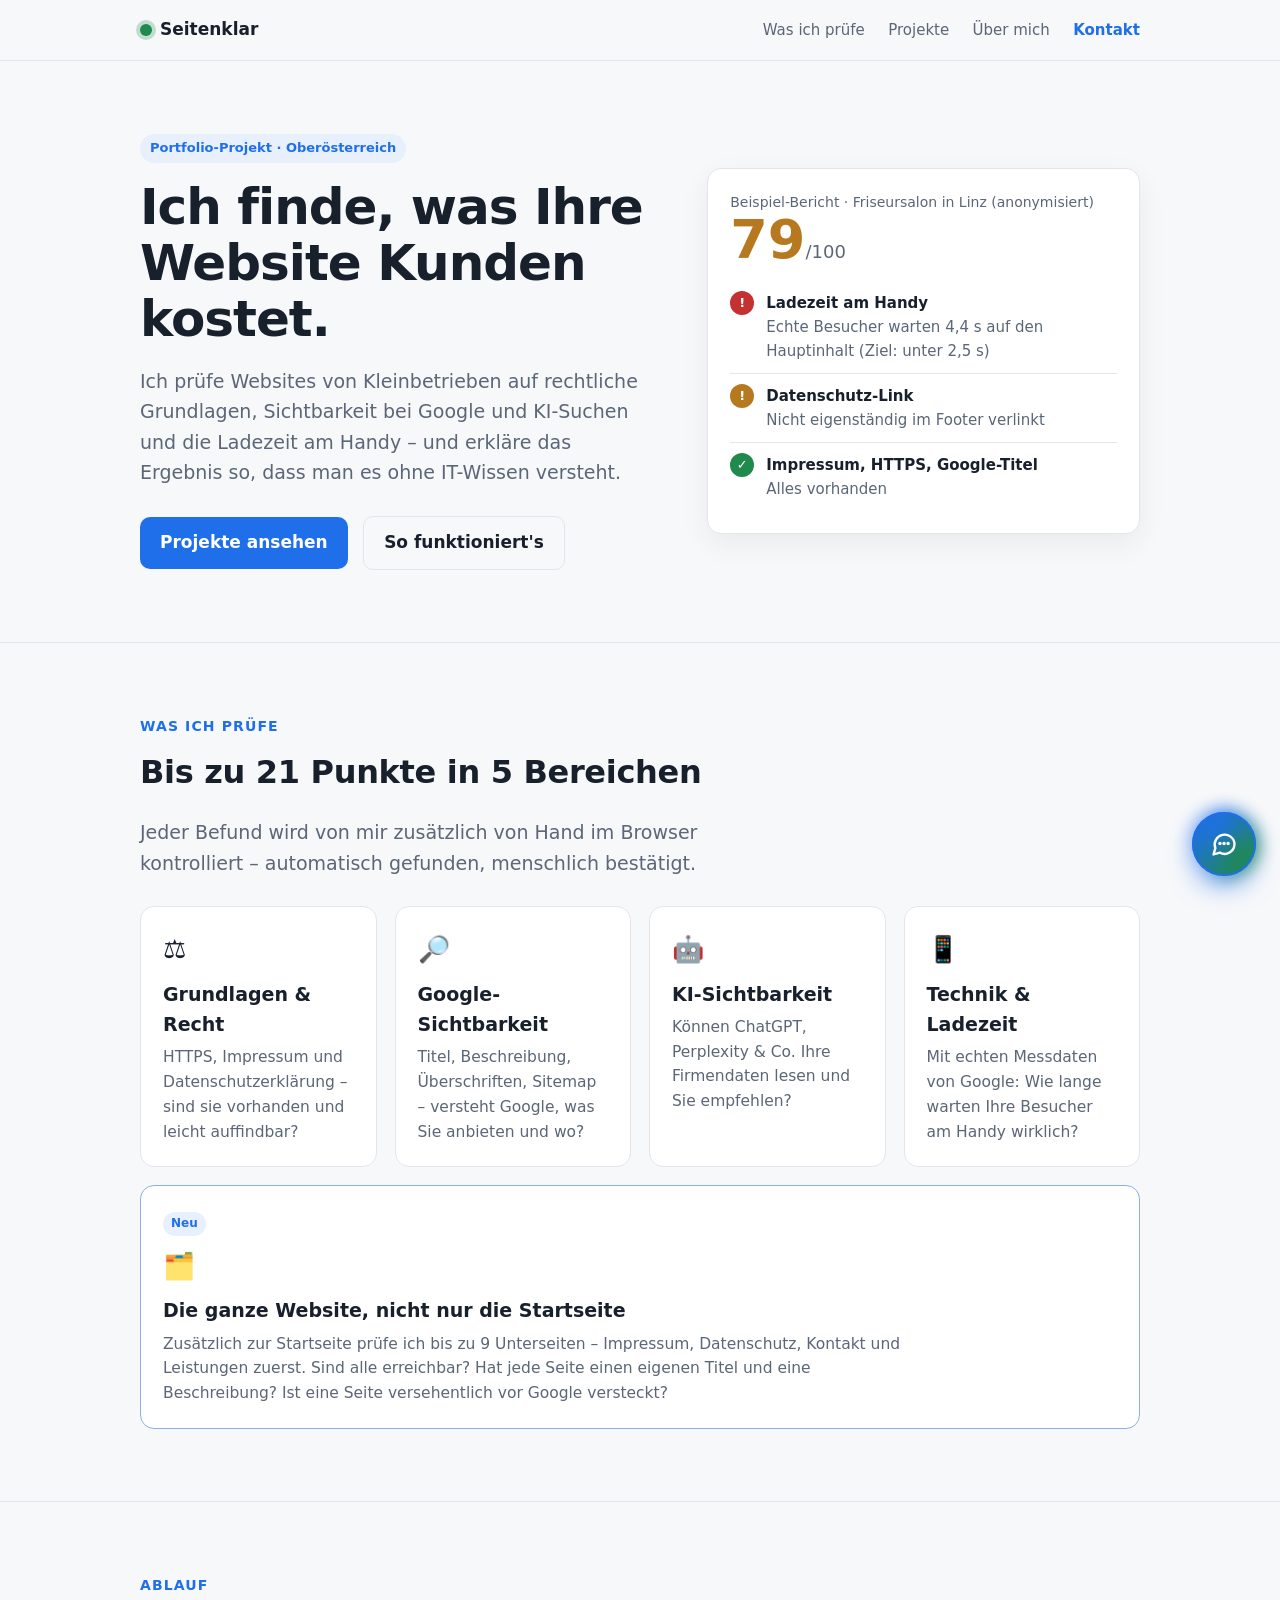
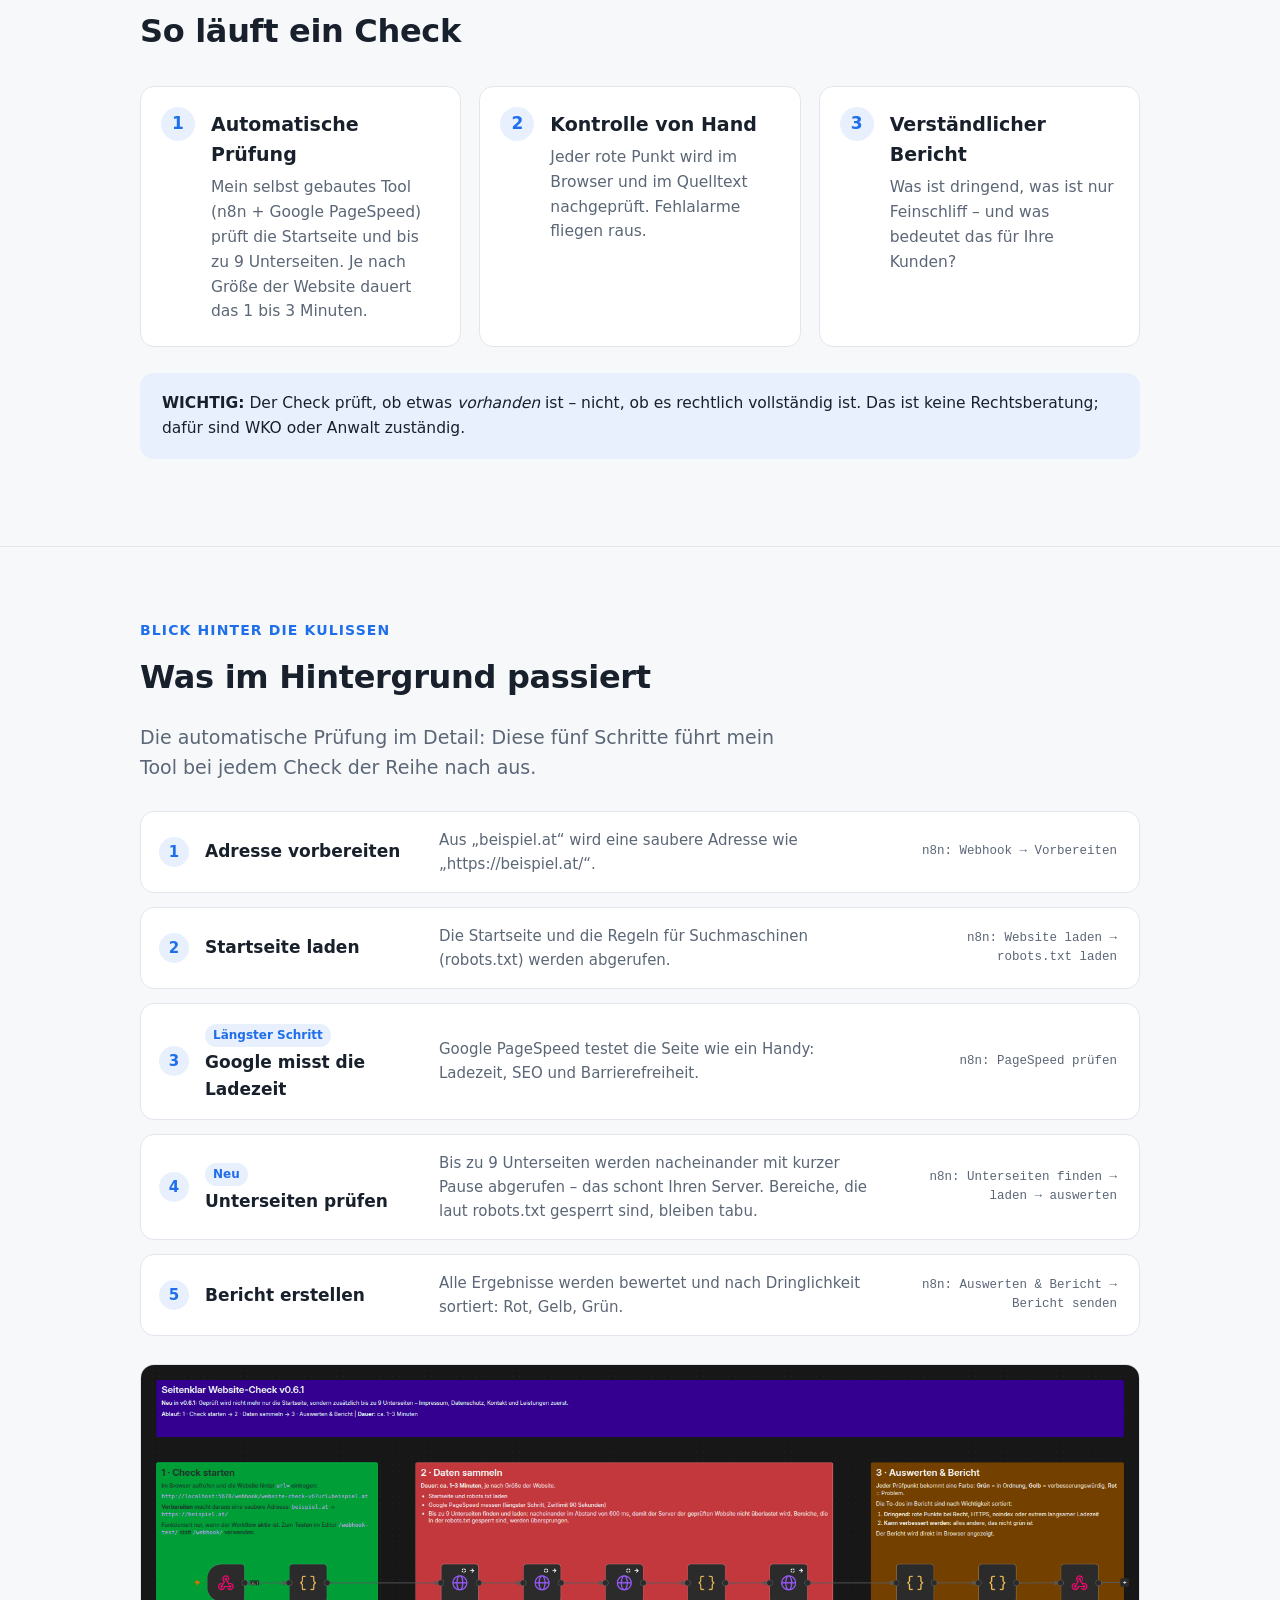
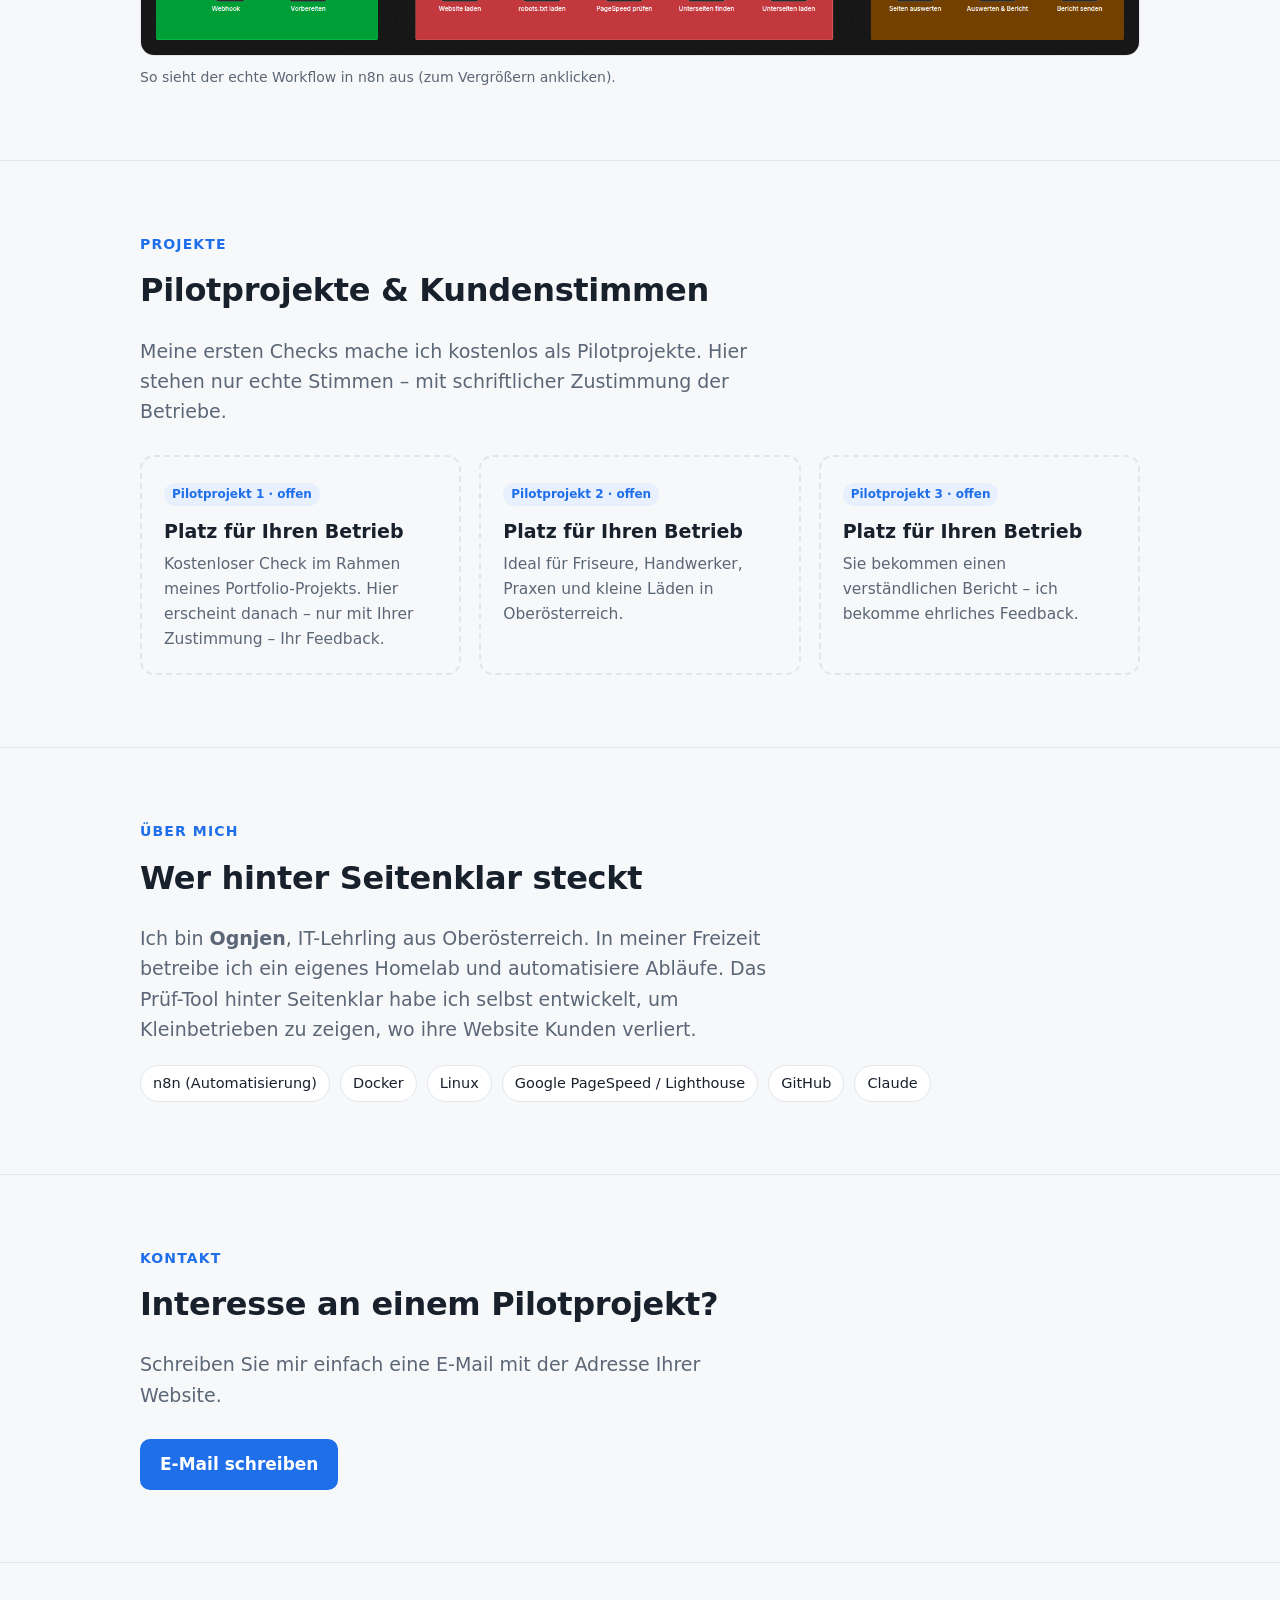
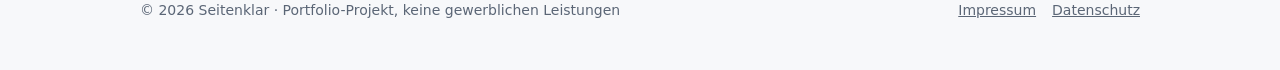
<file: index.html>
<!doctype html>
<html lang="de-AT">
<head>
  <meta charset="utf-8">
  <meta name="viewport" content="width=device-width, initial-scale=1">
  <title>Seitenklar – Website-Checks für Kleinbetriebe | Portfolio</title>
  <meta name="description" content="Portfolio-Projekt: Ich prüfe Websites von Kleinbetrieben auf rechtliche Grundlagen, Google- und KI-Sichtbarkeit und Ladezeit am Handy – verständlich erklärt.">
  <meta property="og:type" content="website">
  <meta property="og:title" content="Seitenklar – Website-Checks für Kleinbetriebe">
  <meta property="og:description" content="Recht, Google-Sichtbarkeit, KI-Sichtbarkeit und Ladezeit – verständlich erklärt. Ein Portfolio-Projekt.">
  <meta property="og:locale" content="de_AT">
  <link rel="stylesheet" href="style.css">
  <link rel="icon" href="data:image/svg+xml,%3Csvg xmlns='http://www.w3.org/2000/svg' viewBox='0 0 32 32'%3E%3Ccircle cx='16' cy='16' r='12' fill='%231f8a4c'/%3E%3C/svg%3E">
  <script type="application/ld+json">
  {
    "@context": "https://schema.org",
    "@type": "Person",
    "name": "Ognjen Jotanovic",
    "jobTitle": "IT-Lehrling · Website-Checks & Automatisierung",
    "address": { "@type": "PostalAddress", "addressRegion": "Oberösterreich", "addressCountry": "AT" },
    "knowsAbout": ["Website-Analyse", "SEO-Grundlagen", "n8n", "Docker", "Linux", "GitHub", "Claude", "Automatisierung"]
  }
  </script>
</head>
<body>

<header class="nav">
  <div class="wrap">
    <a class="brand" href="#top"><span class="dot"></span>Seitenklar</a>
    <nav>
      <a href="#pruefung">Was ich prüfe</a>
      <a href="#projekte">Projekte</a>
      <a href="#ueber">Über mich</a>
      <a class="cta" href="#kontakt">Kontakt</a>
    </nav>
  </div>
</header>

<main id="top">

  <!-- HERO -->
  <section>
    <div class="wrap hero">
      <div>
        <span class="badge">Portfolio-Projekt · Oberösterreich</span>
        <h1>Ich finde, was Ihre Website Kunden kostet.</h1>
        <p class="lead">Ich prüfe Websites von Kleinbetrieben auf rechtliche Grundlagen, Sichtbarkeit bei Google und KI-Suchen und die Ladezeit am Handy – und erkläre das Ergebnis so, dass man es ohne IT-Wissen versteht.</p>
        <a class="btn" href="#projekte">Projekte ansehen</a>
        <a class="btn ghost" href="#pruefung">So funktioniert's</a>
      </div>

      <!-- Beispiel-Bericht (anonymisiert, aus einem echten Check) -->
      <div class="report" aria-label="Beispiel eines Prüfberichts">
        <div class="muted" style="font-size:14px">Beispiel-Bericht · Friseursalon in Linz (anonymisiert)</div>
        <div class="score">79<small>/100</small></div>
        <div style="margin-top:14px">
          <div class="row"><span class="ic bad">!</span><div><b>Ladezeit am Handy</b><br><span class="muted">Echte Besucher warten 4,4 s auf den Hauptinhalt (Ziel: unter 2,5 s)</span></div></div>
          <div class="row"><span class="ic warn">!</span><div><b>Datenschutz-Link</b><br><span class="muted">Nicht eigenständig im Footer verlinkt</span></div></div>
          <div class="row"><span class="ic ok">✓</span><div><b>Impressum, HTTPS, Google-Titel</b><br><span class="muted">Alles vorhanden</span></div></div>
        </div>
      </div>
    </div>
  </section>

  <!-- WAS ICH PRÜFE -->
  <section id="pruefung">
    <div class="wrap">
      <div class="kicker">Was ich prüfe</div>
      <h2>Bis zu 21 Punkte in 5 Bereichen</h2>
      <p class="lead">Jeder Befund wird von mir zusätzlich von Hand im Browser kontrolliert – automatisch gefunden, menschlich bestätigt.</p>
      <div class="grid">
        <div class="card"><div class="emoji">⚖️</div><h3>Grundlagen &amp; Recht</h3><p>HTTPS, Impressum und Datenschutzerklärung – sind sie vorhanden und leicht auffindbar?</p></div>
        <div class="card"><div class="emoji">🔎</div><h3>Google-Sichtbarkeit</h3><p>Titel, Beschreibung, Überschriften, Sitemap – versteht Google, was Sie anbieten und wo?</p></div>
        <div class="card"><div class="emoji">🤖</div><h3>KI-Sichtbarkeit</h3><p>Können ChatGPT, Perplexity &amp; Co. Ihre Firmendaten lesen und Sie empfehlen?</p></div>
        <div class="card"><div class="emoji">📱</div><h3>Technik &amp; Ladezeit</h3><p>Mit echten Messdaten von Google: Wie lange warten Ihre Besucher am Handy wirklich?</p></div>
        <div class="card wide"><span class="pill">Neu</span><div class="emoji">🗂️</div><h3>Die ganze Website, nicht nur die Startseite</h3><p>Zusätzlich zur Startseite prüfe ich bis zu 9 Unterseiten – Impressum, Datenschutz, Kontakt und Leistungen zuerst. Sind alle erreichbar? Hat jede Seite einen eigenen Titel und eine Beschreibung? Ist eine Seite versehentlich vor Google versteckt?</p></div>
      </div>
    </div>
  </section>

  <!-- ABLAUF -->
  <section>
    <div class="wrap">
      <div class="kicker">Ablauf</div>
      <h2>So läuft ein Check</h2>
      <div class="steps">
        <div class="step"><h3>Automatische Prüfung</h3><p>Mein selbst gebautes Tool (n8n + Google PageSpeed) prüft die Startseite und bis zu 9 Unterseiten. Je nach Größe der Website dauert das 1 bis 3 Minuten.</p></div>
        <div class="step"><h3>Kontrolle von Hand</h3><p>Jeder rote Punkt wird im Browser und im Quelltext nachgeprüft. Fehlalarme fliegen raus.</p></div>
        <div class="step"><h3>Verständlicher Bericht</h3><p>Was ist dringend, was ist nur Feinschliff – und was bedeutet das für Ihre Kunden?</p></div>
      </div>
      <p class="note"><b>WICHTIG:</b> Der Check prüft, ob etwas <i>vorhanden</i> ist – nicht, ob es rechtlich vollständig ist. Das ist keine Rechtsberatung; dafür sind WKO oder Anwalt zuständig.</p>
    </div>
  </section>

  <!-- HINTER DEN KULISSEN: der n8n-Workflow -->
  <section id="technik">
    <div class="wrap">
      <div class="kicker">Blick hinter die Kulissen</div>
      <h2>Was im Hintergrund passiert</h2>
      <p class="lead">Die automatische Prüfung im Detail: Diese fünf Schritte führt mein Tool bei jedem Check der Reihe nach aus.</p>
      <ol class="flow">
        <li><div class="t"><h3>Adresse vorbereiten</h3></div><p>Aus „beispiel.at“ wird eine saubere Adresse wie „https://beispiel.at/“.</p><span class="node">n8n: Webhook → Vorbereiten</span></li>
        <li><div class="t"><h3>Startseite laden</h3></div><p>Die Startseite und die Regeln für Suchmaschinen (robots.txt) werden abgerufen.</p><span class="node">n8n: Website laden → robots.txt laden</span></li>
        <li><div class="t"><span class="pill">Längster Schritt</span><h3>Google misst die Ladezeit</h3></div><p>Google PageSpeed testet die Seite wie ein Handy: Ladezeit, SEO und Barrierefreiheit.</p><span class="node">n8n: PageSpeed prüfen</span></li>
        <li><div class="t"><span class="pill">Neu</span><h3>Unterseiten prüfen</h3></div><p>Bis zu 9 Unterseiten werden nacheinander mit kurzer Pause abgerufen – das schont Ihren Server. Bereiche, die laut robots.txt gesperrt sind, bleiben tabu.</p><span class="node">n8n: Unterseiten finden → laden → auswerten</span></li>
        <li><div class="t"><h3>Bericht erstellen</h3></div><p>Alle Ergebnisse werden bewertet und nach Dringlichkeit sortiert: Rot, Gelb, Grün.</p><span class="node">n8n: Auswerten &amp; Bericht → Bericht senden</span></li>
      </ol>
      <figure class="shot">
        <a href="workflow.png?v=2" target="_blank" rel="noopener"><img src="workflow.png?v=2" width="1607" height="466" loading="lazy" alt="Screenshot des Seitenklar-Workflows in n8n: zehn verbundene Schritte, von „Webhook“ bis „Bericht senden“."></a>
        <figcaption>So sieht der echte Workflow in n8n aus (zum Vergrößern anklicken).</figcaption>
      </figure>
    </div>
  </section>

  <!-- PROJEKTE & STIMMEN -->
  <section id="projekte">
    <div class="wrap">
      <div class="kicker">Projekte</div>
      <h2>Pilotprojekte &amp; Kundenstimmen</h2>
      <p class="lead">Meine ersten Checks mache ich kostenlos als Pilotprojekte. Hier stehen nur echte Stimmen – mit schriftlicher Zustimmung der Betriebe.</p>

      <div class="grid">
        <!--
          SO FÜGST DU EINE ECHTE KUNDENSTIMME EIN (nur mit schriftlicher Zustimmung!):
          Ersetze einen Platzhalter-Block durch:

          <div class="card">
            <blockquote>„Hier steht das Zitat – genau so, wie der Kunde es geschrieben hat.“</blockquote>
            <div class="who"><b>Vorname N.</b>, Firmenname, Ort <span class="pilot">Pilotprojekt · kostenlos</span></div>
            <p style="margin-top:10px">Ergebnis: z. B. Ladezeit von 4,4 s auf 2,1 s gesenkt</p>
          </div>
        -->
        <div class="card placeholder">
          <span class="tag">Pilotprojekt 1 · offen</span>
          <h3>Platz für Ihren Betrieb</h3>
          <p>Kostenloser Check im Rahmen meines Portfolio-Projekts. Hier erscheint danach – nur mit Ihrer Zustimmung – Ihr Feedback.</p>
        </div>
        <div class="card placeholder">
          <span class="tag">Pilotprojekt 2 · offen</span>
          <h3>Platz für Ihren Betrieb</h3>
          <p>Ideal für Friseure, Handwerker, Praxen und kleine Läden in Oberösterreich.</p>
        </div>
        <div class="card placeholder">
          <span class="tag">Pilotprojekt 3 · offen</span>
          <h3>Platz für Ihren Betrieb</h3>
          <p>Sie bekommen einen verständlichen Bericht – ich bekomme ehrliches Feedback.</p>
        </div>
      </div>
    </div>
  </section>

  <!-- ÜBER MICH -->
  <section id="ueber">
    <div class="wrap">
      <div class="kicker">Über mich</div>
      <h2>Wer hinter Seitenklar steckt</h2>
      <p class="lead">Ich bin <b>Ognjen</b>, IT-Lehrling aus Oberösterreich. In meiner Freizeit betreibe ich ein eigenes Homelab und automatisiere Abläufe. Das Prüf-Tool hinter Seitenklar habe ich selbst entwickelt, um Kleinbetrieben zu zeigen, wo ihre Website Kunden verliert.</p>
      <div class="chips">
        <span class="chip">n8n (Automatisierung)</span>
        <span class="chip">Docker</span>
        <span class="chip">Linux</span>
        <span class="chip">Google PageSpeed / Lighthouse</span>
        <span class="chip">GitHub</span>
        <span class="chip">Claude</span>
      </div>
    </div>
  </section>

  <!-- KONTAKT -->
  <section id="kontakt">
    <div class="wrap">
      <div class="kicker">Kontakt</div>
      <h2>Interesse an einem Pilotprojekt?</h2>
      <p class="lead">Schreiben Sie mir einfach eine E-Mail mit der Adresse Ihrer Website.</p>
      <a class="btn" href="mailto:seitenklar.kontakt@gmail.com?subject=Website-Check%20Pilotprojekt">E-Mail schreiben</a>
    </div>
  </section>

</main>

<footer>
  <div class="wrap">
    <span>© 2026 Seitenklar · Portfolio-Projekt, keine gewerblichen Leistungen</span>
    <span><a href="impressum.html">Impressum</a><a href="datenschutz.html">Datenschutz</a></span>
  </div>
</footer>

<script src="nova/nova-config.js" defer></script>
</body>
</html>
</file>
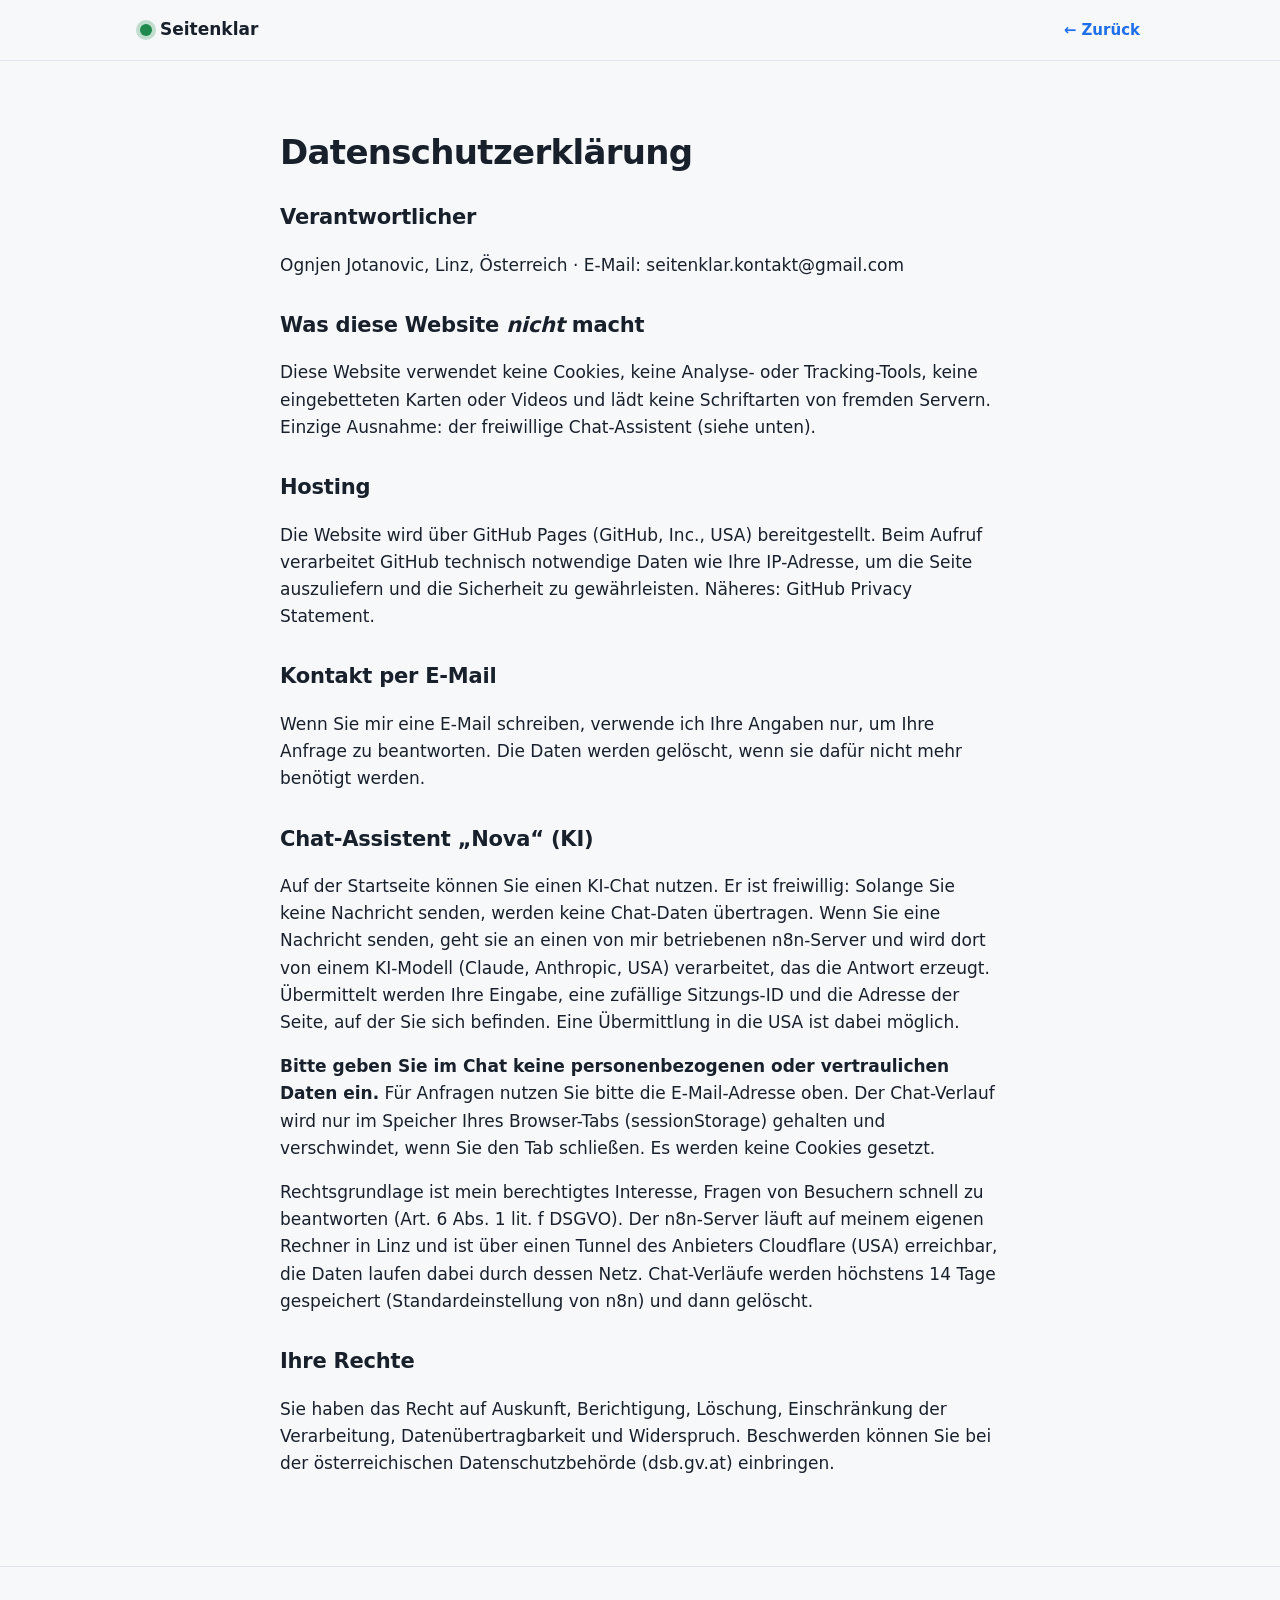
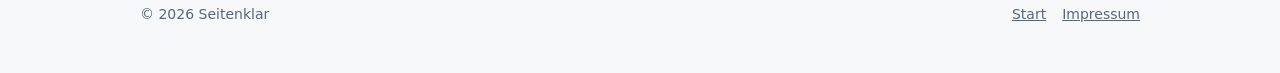
<file: datenschutz.html>
<!doctype html>
<html lang="de-AT">
<head>
  <meta charset="utf-8">
  <meta name="viewport" content="width=device-width, initial-scale=1">
  <title>Datenschutz – Seitenklar</title>
  <meta name="robots" content="noindex">
  <link rel="stylesheet" href="style.css">
</head>
<body>
<header class="nav"><div class="wrap"><a class="brand" href="index.html"><span class="dot"></span>Seitenklar</a><nav><a class="cta" href="index.html">← Zurück</a></nav></div></header>
<main>
  <section>
    <div class="wrap legal">
      <h1>Datenschutzerklärung</h1>

      <h2>Verantwortlicher</h2>
      <p>Ognjen Jotanovic, Linz, Österreich · E-Mail: seitenklar.kontakt@gmail.com</p>

      <h2>Was diese Website <i>nicht</i> macht</h2>
      <p>Diese Website verwendet keine Cookies, keine Analyse- oder Tracking-Tools, keine eingebetteten Karten oder Videos und lädt keine Schriftarten von fremden Servern. Einzige Ausnahme: der freiwillige Chat-Assistent (siehe unten).</p>

      <h2>Hosting</h2>
      <p>Die Website wird über GitHub Pages (GitHub, Inc., USA) bereitgestellt. Beim Aufruf verarbeitet GitHub technisch notwendige Daten wie Ihre IP-Adresse, um die Seite auszuliefern und die Sicherheit zu gewährleisten. Näheres: GitHub Privacy Statement.</p>

      <h2>Kontakt per E-Mail</h2>
      <p>Wenn Sie mir eine E-Mail schreiben, verwende ich Ihre Angaben nur, um Ihre Anfrage zu beantworten. Die Daten werden gelöscht, wenn sie dafür nicht mehr benötigt werden.</p>

      <h2>Chat-Assistent „Nova“ (KI)</h2>
      <p>Auf der Startseite können Sie einen KI-Chat nutzen. Er ist freiwillig: Solange Sie keine Nachricht senden, werden keine Chat-Daten übertragen. Wenn Sie eine Nachricht senden, geht sie an einen von mir betriebenen n8n-Server und wird dort von einem KI-Modell (Claude, Anthropic, USA) verarbeitet, das die Antwort erzeugt. Übermittelt werden Ihre Eingabe, eine zufällige Sitzungs-ID und die Adresse der Seite, auf der Sie sich befinden. Eine Übermittlung in die USA ist dabei möglich.</p>
      <p><b>Bitte geben Sie im Chat keine personenbezogenen oder vertraulichen Daten ein.</b> Für Anfragen nutzen Sie bitte die E-Mail-Adresse oben. Der Chat-Verlauf wird nur im Speicher Ihres Browser-Tabs (sessionStorage) gehalten und verschwindet, wenn Sie den Tab schließen. Es werden keine Cookies gesetzt.</p>
      <p>Rechtsgrundlage ist mein berechtigtes Interesse, Fragen von Besuchern schnell zu beantworten (Art. 6 Abs. 1 lit. f DSGVO). Der n8n-Server läuft auf meinem eigenen Rechner in Linz und ist über einen Tunnel des Anbieters Cloudflare (USA) erreichbar, die Daten laufen dabei durch dessen Netz. Chat-Verläufe werden höchstens 14 Tage gespeichert (Standardeinstellung von n8n) und dann gelöscht.</p>

      <h2>Ihre Rechte</h2>
      <p>Sie haben das Recht auf Auskunft, Berichtigung, Löschung, Einschränkung der Verarbeitung, Datenübertragbarkeit und Widerspruch. Beschwerden können Sie bei der österreichischen Datenschutzbehörde (dsb.gv.at) einbringen.</p>
    </div>
  </section>
</main>
<footer><div class="wrap"><span>© 2026 Seitenklar</span><span><a href="index.html">Start</a><a href="impressum.html">Impressum</a></span></div></footer>
</body>
</html>
</file>
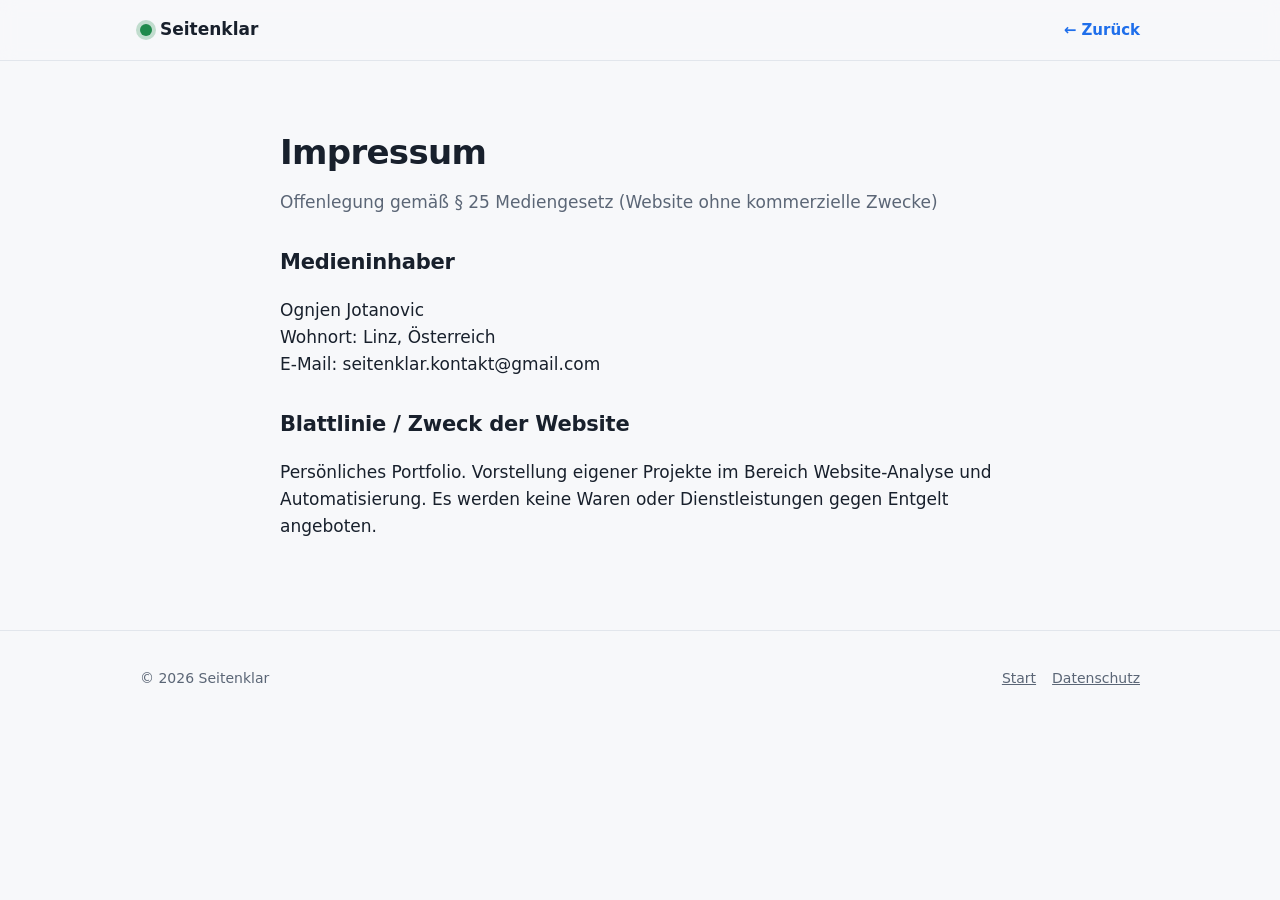
<file: impressum.html>
<!doctype html>
<html lang="de-AT">
<head>
  <meta charset="utf-8">
  <meta name="viewport" content="width=device-width, initial-scale=1">
  <title>Impressum – Seitenklar</title>
  <meta name="robots" content="noindex">
  <link rel="stylesheet" href="style.css">
</head>
<body>
<header class="nav"><div class="wrap"><a class="brand" href="index.html"><span class="dot"></span>Seitenklar</a><nav><a class="cta" href="index.html">← Zurück</a></nav></div></header>
<main>
  <section>
    <div class="wrap legal">
      <h1>Impressum</h1>
      <p class="muted">Offenlegung gemäß § 25 Mediengesetz (Website ohne kommerzielle Zwecke)</p>

      <h2>Medieninhaber</h2>
      <p>Ognjen Jotanovic<br>
         Wohnort: Linz, Österreich<br>
         E-Mail: seitenklar.kontakt@gmail.com</p>

      <h2>Blattlinie / Zweck der Website</h2>
      <p>Persönliches Portfolio. Vorstellung eigener Projekte im Bereich Website-Analyse und Automatisierung. Es werden keine Waren oder Dienstleistungen gegen Entgelt angeboten.</p>
    </div>
  </section>
</main>
<footer><div class="wrap"><span>© 2026 Seitenklar</span><span><a href="index.html">Start</a><a href="datenschutz.html">Datenschutz</a></span></div></footer>
</body>
</html>
</file>
<file: style.css>
/* Seitenklar Portfolio – keine externen Schriften (DSGVO), kein Tracking */
:root {
  --bg: #f7f8fa; --card: #ffffff; --text: #18202c; --muted: #5b6676; --line: #e2e6ec;
  --accent: #1f6feb; --accent-soft: #e8f0fd; --ok: #1f8a4c; --warn: #b7791f; --bad: #c53030;
  --radius: 14px; --max: 1040px;
}
@media (prefers-color-scheme: dark) {
  :root {
    --bg: #0f141b; --card: #171e28; --text: #e6ebf1; --muted: #9aa6b6; --line: #273142;
    --accent: #5b9dff; --accent-soft: #1a2940; --ok: #48bb78; --warn: #ecc94b; --bad: #fc8181;
  }
}
* { box-sizing: border-box; }
html { scroll-behavior: smooth; }
body {
  margin: 0; background: var(--bg); color: var(--text);
  font: 17px/1.6 system-ui, -apple-system, "Segoe UI", Roboto, Ubuntu, sans-serif;
}
a { color: var(--accent); }
.wrap { max-width: var(--max); margin: 0 auto; padding: 0 20px; }

/* Navigation */
header.nav { position: sticky; top: 0; z-index: 10; background: color-mix(in srgb, var(--bg) 88%, transparent);
  backdrop-filter: blur(8px); border-bottom: 1px solid var(--line); }
header.nav .wrap { display: flex; align-items: center; justify-content: space-between; height: 60px; gap: 16px; }
.brand { font-weight: 700; text-decoration: none; color: var(--text); display: flex; align-items: center; gap: 8px; }
.brand .dot { width: 12px; height: 12px; border-radius: 50%; background: var(--ok); box-shadow: 0 0 0 4px color-mix(in srgb, var(--ok) 25%, transparent); }
nav a { color: var(--muted); text-decoration: none; margin-left: 18px; font-size: 15px; }
nav a:hover { color: var(--text); }
@media (max-width: 640px) { nav a:not(.cta) { display: none; } }

/* Sections */
section { padding: 72px 0; }
section + section { border-top: 1px solid var(--line); }
h1 { font-size: clamp(32px, 5vw, 50px); line-height: 1.12; margin: 0 0 18px; letter-spacing: -0.02em; }
h2 { font-size: clamp(24px, 3.4vw, 32px); margin: 0 0 12px; letter-spacing: -0.01em; }
h3 { font-size: 19px; margin: 0 0 6px; }
.lead { font-size: 19px; color: var(--muted); max-width: 640px; }
.kicker { color: var(--accent); font-weight: 600; font-size: 14px; text-transform: uppercase; letter-spacing: .08em; margin-bottom: 10px; }
.muted { color: var(--muted); }

.btn { display: inline-block; padding: 12px 20px; border-radius: 10px; font-weight: 600; text-decoration: none;
  background: var(--accent); color: #fff; margin-right: 10px; margin-top: 10px; }
.btn.ghost { background: transparent; color: var(--text); border: 1px solid var(--line); }
nav a.cta { color: var(--accent); font-weight: 600; }

/* Hero */
.hero { display: grid; grid-template-columns: 1.2fr 1fr; gap: 48px; align-items: center; }
@media (max-width: 860px) { .hero { grid-template-columns: 1fr; } }
.badge { display: inline-block; font-size: 13px; padding: 4px 10px; border-radius: 99px; background: var(--accent-soft); color: var(--accent); font-weight: 600; margin-bottom: 16px; }

/* Mini-Bericht */
.report { background: var(--card); border: 1px solid var(--line); border-radius: var(--radius); padding: 22px; box-shadow: 0 10px 30px rgba(0,0,0,.06); }
.report .score { font-size: 54px; font-weight: 800; line-height: 1; color: var(--warn); }
.report .score small { font-size: 18px; color: var(--muted); font-weight: 500; }
.row { display: flex; gap: 12px; align-items: flex-start; padding: 10px 0; border-top: 1px solid var(--line); font-size: 15px; }
.row:first-of-type { border-top: 0; }
.ic { flex: 0 0 24px; height: 24px; border-radius: 50%; display: grid; place-items: center; color: #fff; font-size: 13px; font-weight: 700; }
.ic.ok { background: var(--ok); } .ic.warn { background: var(--warn); } .ic.bad { background: var(--bad); }

/* Cards */
.grid { display: grid; grid-template-columns: repeat(auto-fit, minmax(230px, 1fr)); gap: 18px; margin-top: 28px; }
.card { background: var(--card); border: 1px solid var(--line); border-radius: var(--radius); padding: 22px; }
.card .emoji { font-size: 26px; margin-bottom: 8px; }
.card p { margin: 0; color: var(--muted); font-size: 15.5px; }
.card.wide { grid-column: 1 / -1; border-color: color-mix(in srgb, var(--accent) 45%, var(--line)); }
.card.wide p { max-width: 760px; }
.pill { display: inline-block; font-size: 12px; font-weight: 600; padding: 2px 8px; border-radius: 99px; background: var(--accent-soft); color: var(--accent); margin-bottom: 10px; }

/* Steps */
.steps { counter-reset: s; display: grid; grid-template-columns: repeat(auto-fit, minmax(240px, 1fr)); gap: 18px; margin-top: 28px; }
.step { position: relative; padding: 22px 22px 22px 70px; background: var(--card); border: 1px solid var(--line); border-radius: var(--radius); }
.step::before { counter-increment: s; content: counter(s); position: absolute; left: 20px; top: 20px; width: 34px; height: 34px;
  border-radius: 50%; background: var(--accent-soft); color: var(--accent); font-weight: 700; display: grid; place-items: center; }
.step p { margin: 0; color: var(--muted); font-size: 15.5px; }

/* Hinter den Kulissen: Workflow-Ablauf als Zeitleiste (Handy: gestapelt, Desktop: eine Zeile pro Schritt) */
.flow { list-style: none; counter-reset: f; padding: 0; margin: 28px 0 0; display: grid; gap: 14px; }
.flow li { counter-increment: f; position: relative; background: var(--card); border: 1px solid var(--line); border-radius: var(--radius); padding: 18px 18px 18px 64px; }
.flow li::before { content: counter(f); position: absolute; left: 18px; top: 18px; width: 30px; height: 30px; border-radius: 50%;
  background: var(--accent-soft); color: var(--accent); font-weight: 700; font-size: 15px; display: grid; place-items: center; }
.flow li:not(:last-child)::after { content: ""; position: absolute; left: 32px; top: 52px; bottom: -15px; width: 2px; background: var(--line); }
.flow h3 { font-size: 17px; margin: 4px 0 6px; }
.flow .pill { margin-bottom: 2px; }
.flow p { margin: 0; color: var(--muted); font-size: 15px; }
.flow .node { display: block; margin-top: 10px; font: 12.5px/1.5 ui-monospace, SFMono-Regular, Menlo, Consolas, monospace; color: var(--muted); }
@media (min-width: 760px) {
  .flow li { display: grid; grid-template-columns: 210px 1fr 220px; gap: 24px; align-items: center; min-height: 68px; padding: 16px 22px 16px 64px; }
  .flow li::before { top: 50%; margin-top: -15px; }
  .flow li:not(:last-child)::after { content: none; }
  .flow h3 { margin: 0; }
  .flow .node { margin: 0; text-align: right; }
}
.shot { margin: 28px 0 0; }
.shot a { display: block; border: 1px solid var(--line); border-radius: var(--radius); overflow: hidden; background: #171717; }
.shot img { display: block; width: 100%; height: auto; }
.shot figcaption { font-size: 14px; color: var(--muted); margin-top: 10px; }

/* Projekte / Stimmen */
.placeholder { border: 2px dashed var(--line); background: transparent; }
.placeholder .tag { display: inline-block; font-size: 12px; font-weight: 600; padding: 2px 8px; border-radius: 99px; background: var(--accent-soft); color: var(--accent); margin-bottom: 10px; }
blockquote { margin: 0 0 12px; font-size: 17px; }
.who { font-size: 14px; color: var(--muted); }
.pilot { font-size: 12px; color: var(--muted); border: 1px solid var(--line); border-radius: 99px; padding: 1px 8px; margin-left: 6px; }

/* Tech */
.chips { display: flex; flex-wrap: wrap; gap: 10px; margin-top: 20px; }
.chip { padding: 6px 12px; border-radius: 99px; border: 1px solid var(--line); background: var(--card); font-size: 14.5px; }

/* Honest box */
.note { background: var(--accent-soft); border-radius: var(--radius); padding: 18px 22px; margin-top: 26px; font-size: 15.5px; }

footer { padding: 36px 0 48px; border-top: 1px solid var(--line); color: var(--muted); font-size: 14px; }
footer .wrap { display: flex; flex-wrap: wrap; justify-content: space-between; gap: 12px; }
footer a { color: var(--muted); margin-left: 16px; }

/* Rechtsseiten */
.legal { max-width: 760px; }
.legal h1 { font-size: 34px; }
.legal h2 { font-size: 21px; margin-top: 30px; }
.fill { background: color-mix(in srgb, var(--warn) 22%, transparent); padding: 0 4px; border-radius: 4px; }
</file>
